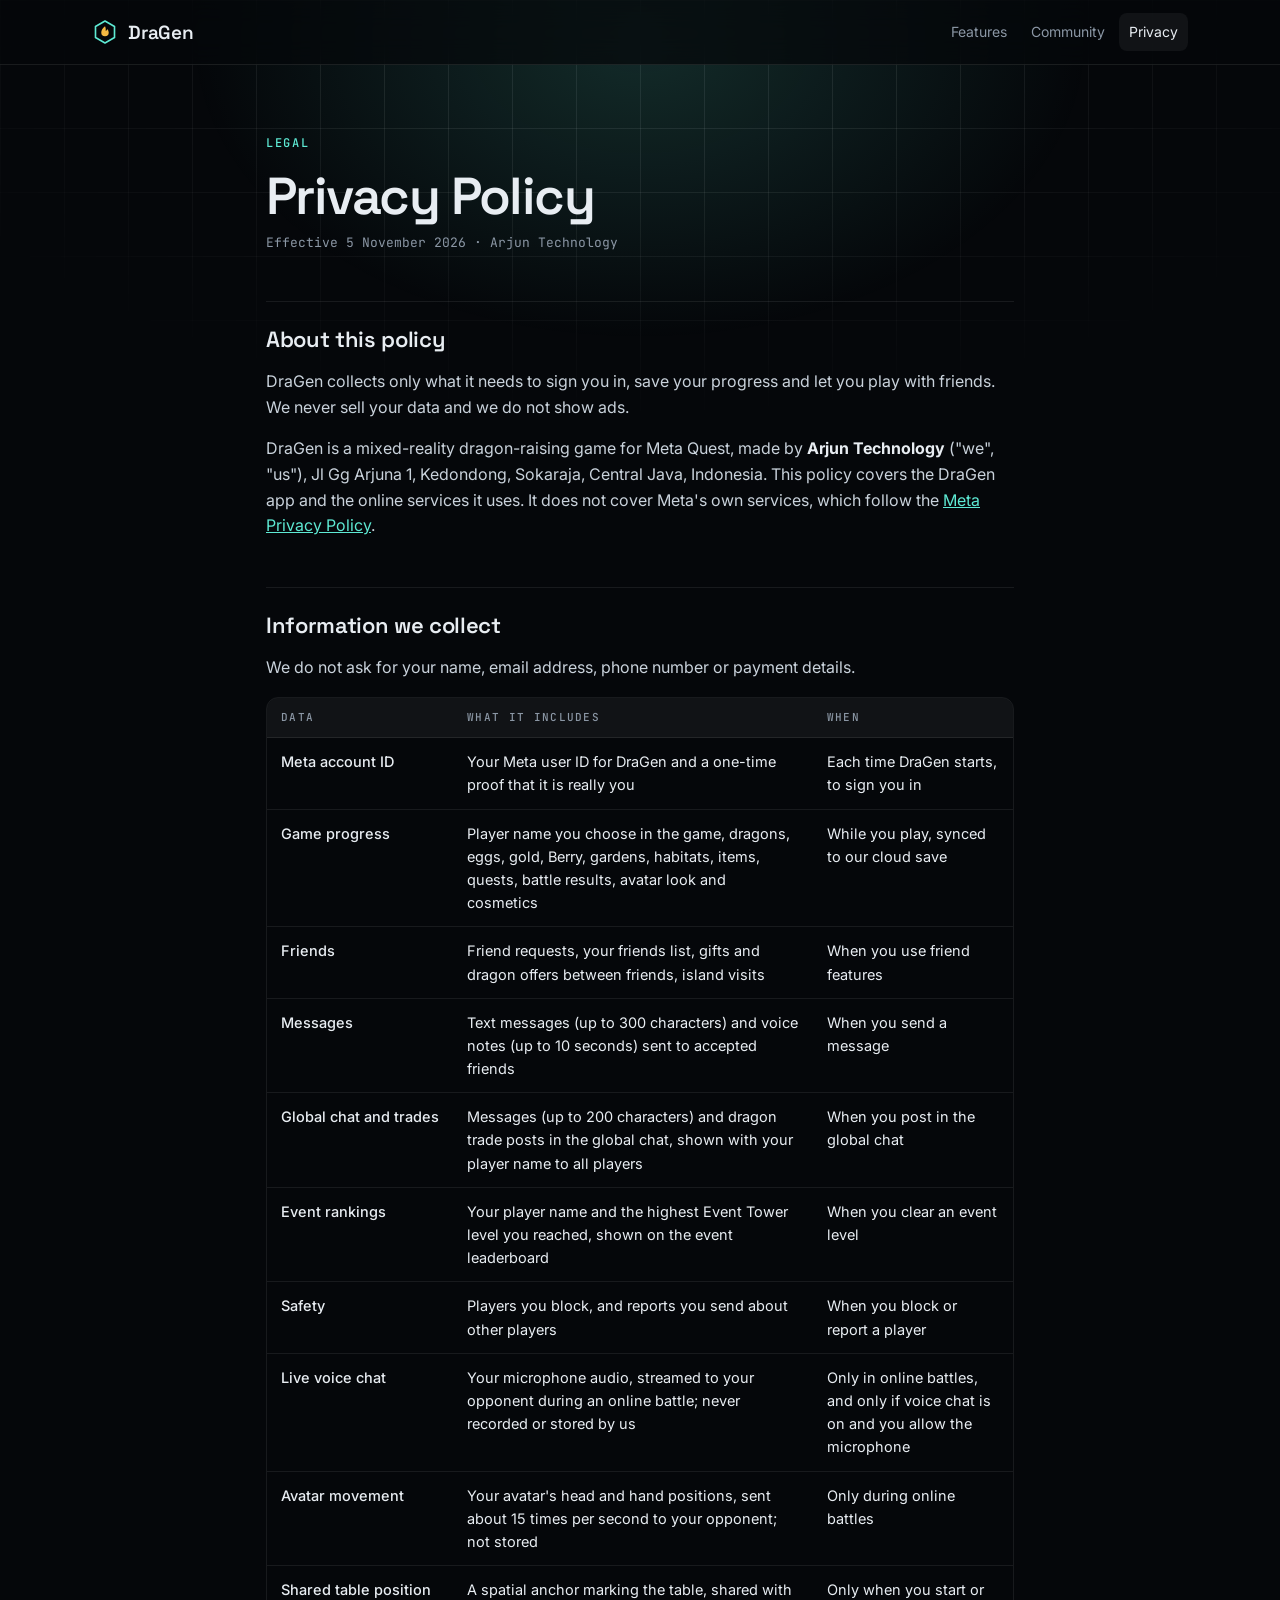
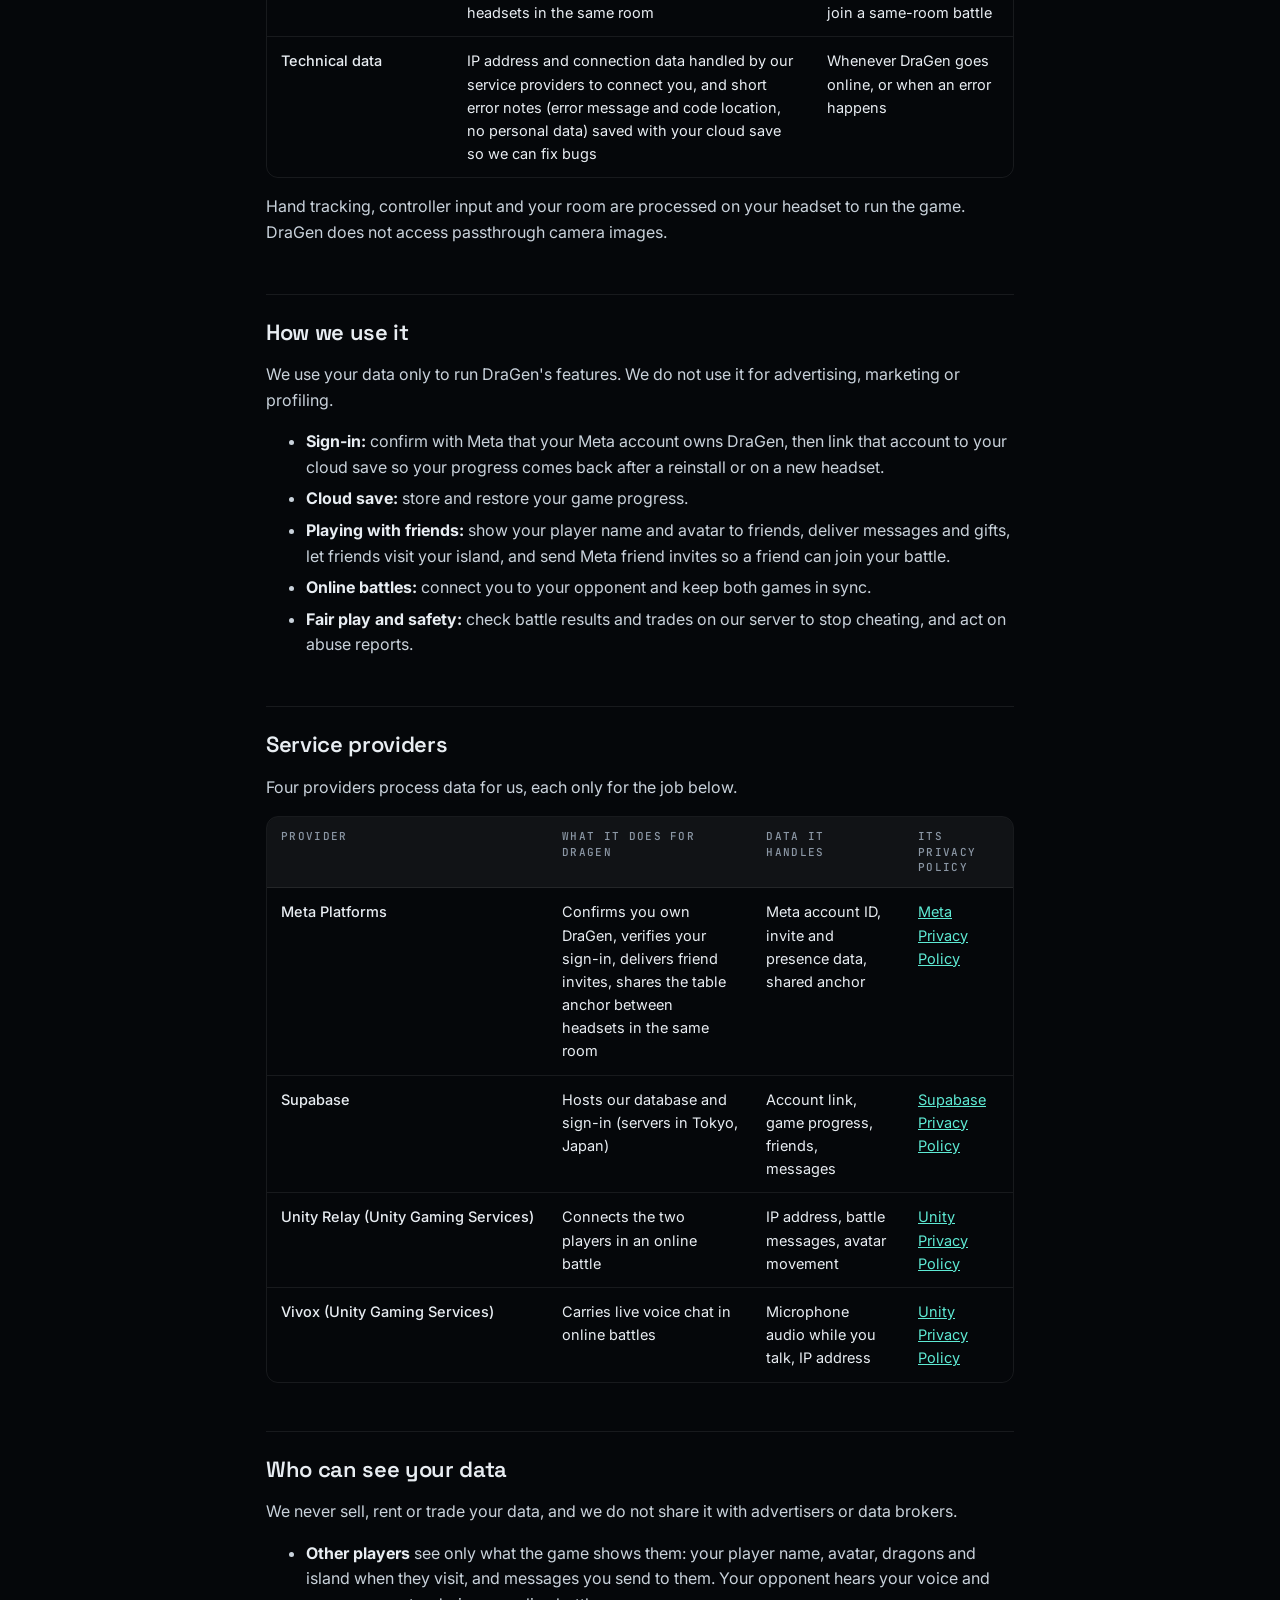
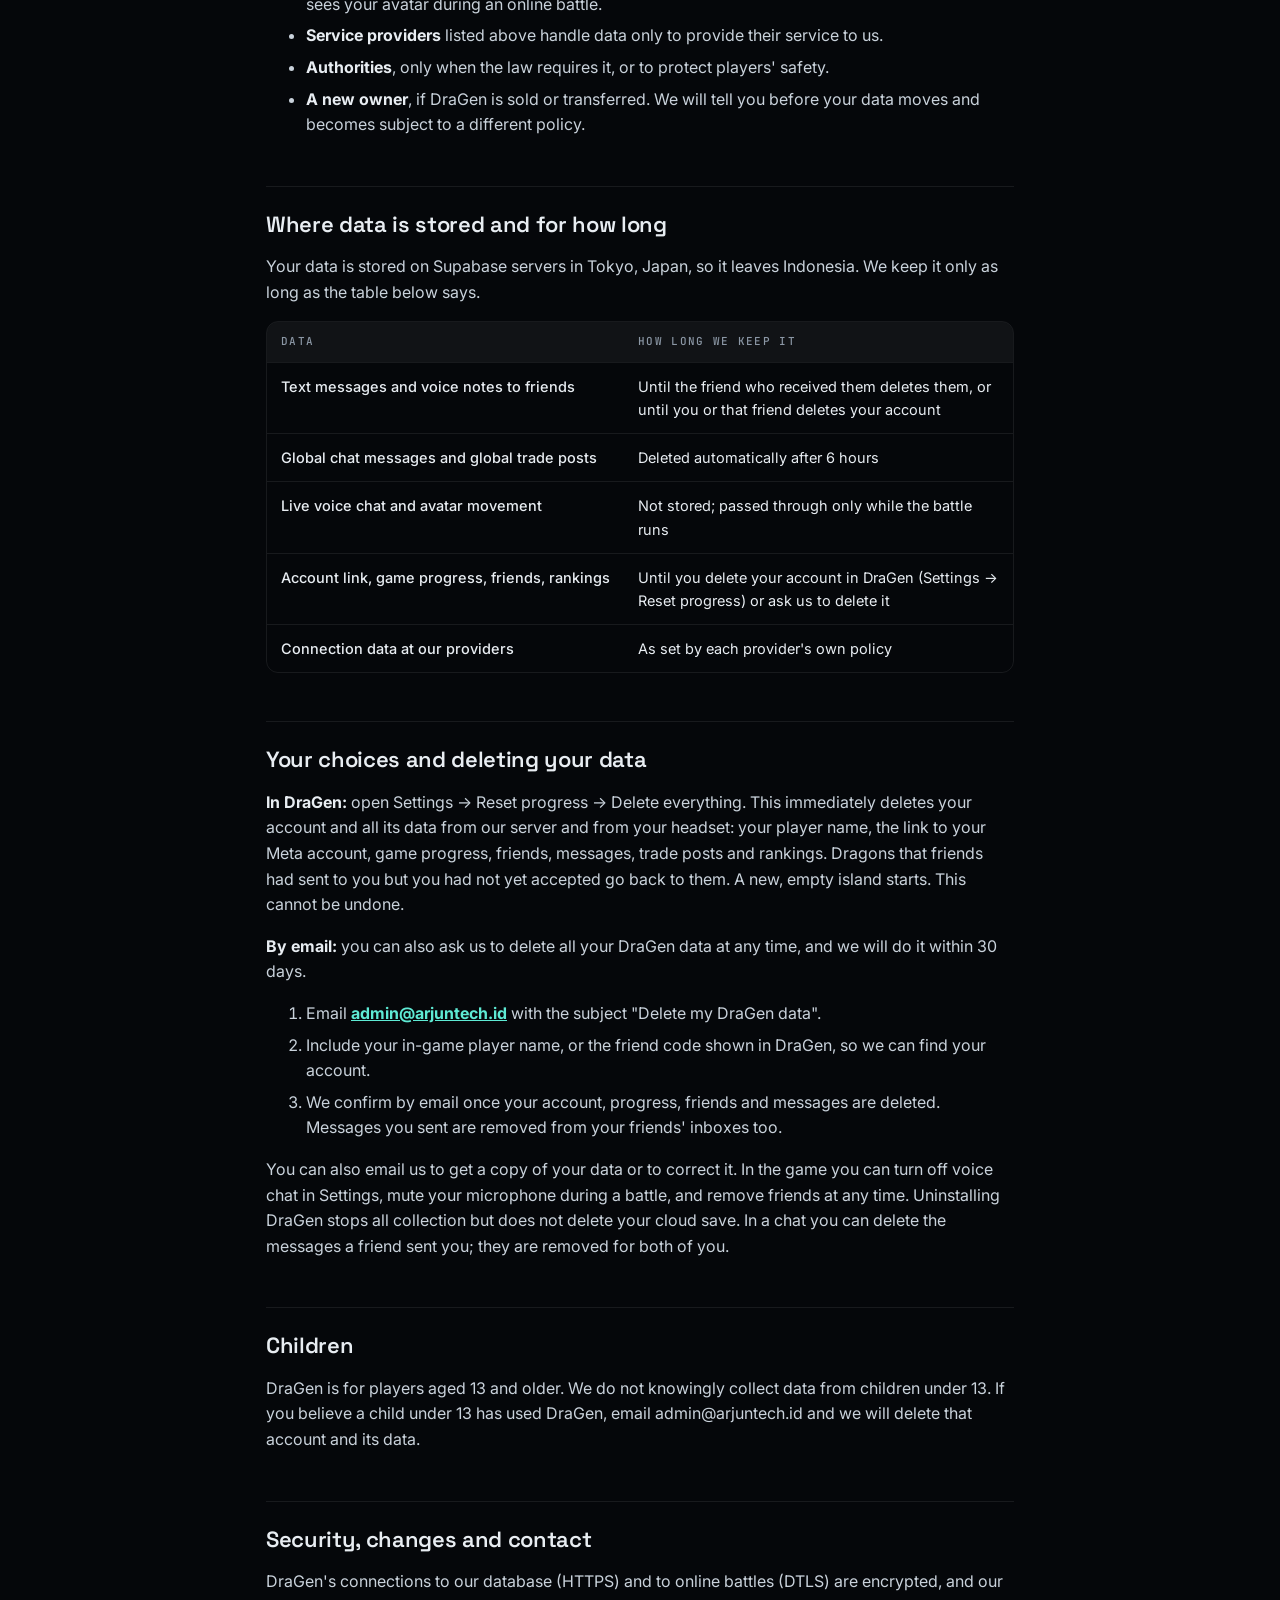
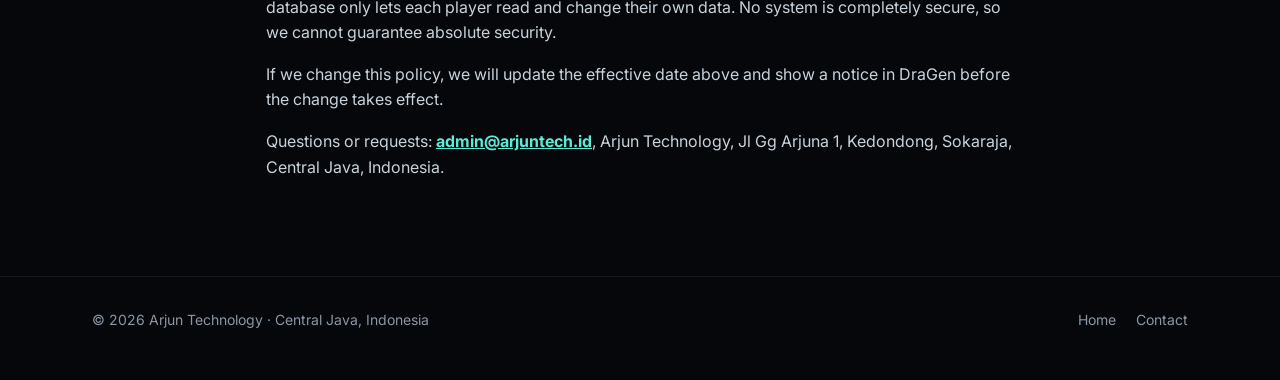
<file: privacy/index.html>
<!doctype html>
<html lang="en">
<head>
<meta charset="utf-8">
<meta name="viewport" content="width=device-width, initial-scale=1">
<title>Privacy Policy — DraGen</title>
<meta name="description" content="How DraGen, a mixed-reality dragon game for Meta Quest by Arjun Technology, collects, uses and protects player data.">
<meta name="theme-color" content="#05070a">
<link rel="icon" href="/assets/logo.svg" type="image/svg+xml">
<link rel="preconnect" href="https://fonts.googleapis.com">
<link rel="preconnect" href="https://fonts.gstatic.com" crossorigin>
<link rel="stylesheet" href="https://fonts.googleapis.com/css2?family=Inter:wght@400;500;600&family=JetBrains+Mono:wght@400;500&family=Space+Grotesk:wght@500;600&display=swap">
<link rel="stylesheet" href="/assets/site.css?v=20261105">
</head>
<body>
<div class="backdrop" aria-hidden="true"></div>

<header class="site-head">
  <div class="wrap">
    <a class="brand" href="/"><img src="/assets/logo.svg" alt="" width="26" height="26">DraGen</a>
    <nav class="nav" aria-label="Main">
      <a class="hide-sm" href="/#features">Features</a>
      <a href="/#community">Community</a>
      <a href="/privacy" aria-current="page">Privacy</a>
    </nav>
  </div>
</header>

<main class="doc">
<span class="eyebrow">Legal</span>
<h1>Privacy Policy</h1>
<p class="meta">Effective 5 November 2026 · Arjun Technology</p>

<h2>About this policy</h2>
<p>DraGen collects only what it needs to sign you in, save your progress and let you play with friends. We never sell your data and we do not show ads.</p>
<p>DraGen is a mixed-reality dragon-raising game for Meta Quest, made by <strong>Arjun Technology</strong> ("we", "us"), Jl Gg Arjuna 1, Kedondong, Sokaraja, Central Java, Indonesia. This policy covers the DraGen app and the online services it uses. It does not cover Meta's own services, which follow the <a href="https://www.meta.com/legal/privacy-policy/">Meta Privacy Policy</a>.</p>

<h2>Information we collect</h2>
<p>We do not ask for your name, email address, phone number or payment details.</p>
<div class="table-wrap"><table>
<thead><tr><th>Data</th><th>What it includes</th><th>When</th></tr></thead>
<tbody>
<tr><td>Meta account ID</td><td>Your Meta user ID for DraGen and a one-time proof that it is really you</td><td>Each time DraGen starts, to sign you in</td></tr>
<tr><td>Game progress</td><td>Player name you choose in the game, dragons, eggs, gold, Berry, gardens, habitats, items, quests, battle results, avatar look and cosmetics</td><td>While you play, synced to our cloud save</td></tr>
<tr><td>Friends</td><td>Friend requests, your friends list, gifts and dragon offers between friends, island visits</td><td>When you use friend features</td></tr>
<tr><td>Messages</td><td>Text messages (up to 300 characters) and voice notes (up to 10 seconds) sent to accepted friends</td><td>When you send a message</td></tr>
<tr><td>Global chat and trades</td><td>Messages (up to 200 characters) and dragon trade posts in the global chat, shown with your player name to all players</td><td>When you post in the global chat</td></tr>
<tr><td>Event rankings</td><td>Your player name and the highest Event Tower level you reached, shown on the event leaderboard</td><td>When you clear an event level</td></tr>
<tr><td>Safety</td><td>Players you block, and reports you send about other players</td><td>When you block or report a player</td></tr>
<tr><td>Live voice chat</td><td>Your microphone audio, streamed to your opponent during an online battle; never recorded or stored by us</td><td>Only in online battles, and only if voice chat is on and you allow the microphone</td></tr>
<tr><td>Avatar movement</td><td>Your avatar's head and hand positions, sent about 15 times per second to your opponent; not stored</td><td>Only during online battles</td></tr>
<tr><td>Shared table position</td><td>A spatial anchor marking the table, shared with headsets in the same room</td><td>Only when you start or join a same-room battle</td></tr>
<tr><td>Technical data</td><td>IP address and connection data handled by our service providers to connect you, and short error notes (error message and code location, no personal data) saved with your cloud save so we can fix bugs</td><td>Whenever DraGen goes online, or when an error happens</td></tr>
</tbody>
</table></div>
<p>Hand tracking, controller input and your room are processed on your headset to run the game. DraGen does not access passthrough camera images.</p>

<h2>How we use it</h2>
<p>We use your data only to run DraGen's features. We do not use it for advertising, marketing or profiling.</p>
<ul>
<li><strong>Sign-in:</strong> confirm with Meta that your Meta account owns DraGen, then link that account to your cloud save so your progress comes back after a reinstall or on a new headset.</li>
<li><strong>Cloud save:</strong> store and restore your game progress.</li>
<li><strong>Playing with friends:</strong> show your player name and avatar to friends, deliver messages and gifts, let friends visit your island, and send Meta friend invites so a friend can join your battle.</li>
<li><strong>Online battles:</strong> connect you to your opponent and keep both games in sync.</li>
<li><strong>Fair play and safety:</strong> check battle results and trades on our server to stop cheating, and act on abuse reports.</li>
</ul>

<h2>Service providers</h2>
<p>Four providers process data for us, each only for the job below.</p>
<div class="table-wrap"><table>
<thead><tr><th>Provider</th><th>What it does for DraGen</th><th>Data it handles</th><th>Its privacy policy</th></tr></thead>
<tbody>
<tr><td>Meta Platforms</td><td>Confirms you own DraGen, verifies your sign-in, delivers friend invites, shares the table anchor between headsets in the same room</td><td>Meta account ID, invite and presence data, shared anchor</td><td><a href="https://www.meta.com/legal/privacy-policy/">Meta Privacy Policy</a></td></tr>
<tr><td>Supabase</td><td>Hosts our database and sign-in (servers in Tokyo, Japan)</td><td>Account link, game progress, friends, messages</td><td><a href="https://supabase.com/privacy">Supabase Privacy Policy</a></td></tr>
<tr><td>Unity Relay (Unity Gaming Services)</td><td>Connects the two players in an online battle</td><td>IP address, battle messages, avatar movement</td><td><a href="https://unity.com/legal/privacy-policy">Unity Privacy Policy</a></td></tr>
<tr><td>Vivox (Unity Gaming Services)</td><td>Carries live voice chat in online battles</td><td>Microphone audio while you talk, IP address</td><td><a href="https://unity.com/legal/privacy-policy">Unity Privacy Policy</a></td></tr>
</tbody>
</table></div>

<h2>Who can see your data</h2>
<p>We never sell, rent or trade your data, and we do not share it with advertisers or data brokers.</p>
<ul>
<li><strong>Other players</strong> see only what the game shows them: your player name, avatar, dragons and island when they visit, and messages you send to them. Your opponent hears your voice and sees your avatar during an online battle.</li>
<li><strong>Service providers</strong> listed above handle data only to provide their service to us.</li>
<li><strong>Authorities</strong>, only when the law requires it, or to protect players' safety.</li>
<li><strong>A new owner</strong>, if DraGen is sold or transferred. We will tell you before your data moves and becomes subject to a different policy.</li>
</ul>

<h2>Where data is stored and for how long</h2>
<p>Your data is stored on Supabase servers in Tokyo, Japan, so it leaves Indonesia. We keep it only as long as the table below says.</p>
<div class="table-wrap"><table>
<thead><tr><th>Data</th><th>How long we keep it</th></tr></thead>
<tbody>
<tr><td>Text messages and voice notes to friends</td><td>Until the friend who received them deletes them, or until you or that friend deletes your account</td></tr>
<tr><td>Global chat messages and global trade posts</td><td>Deleted automatically after 6 hours</td></tr>
<tr><td>Live voice chat and avatar movement</td><td>Not stored; passed through only while the battle runs</td></tr>
<tr><td>Account link, game progress, friends, rankings</td><td>Until you delete your account in DraGen (Settings → Reset progress) or ask us to delete it</td></tr>
<tr><td>Connection data at our providers</td><td>As set by each provider's own policy</td></tr>
</tbody>
</table></div>

<h2>Your choices and deleting your data</h2>
<p><strong>In DraGen:</strong> open Settings → Reset progress → Delete everything. This immediately deletes your account and all its data from our server and from your headset: your player name, the link to your Meta account, game progress, friends, messages, trade posts and rankings. Dragons that friends had sent to you but you had not yet accepted go back to them. A new, empty island starts. This cannot be undone.</p>
<p><strong>By email:</strong> you can also ask us to delete all your DraGen data at any time, and we will do it within 30 days.</p>
<ol>
<li>Email <strong><a href="mailto:admin@arjuntech.id?subject=Delete%20my%20DraGen%20data">admin@arjuntech.id</a></strong> with the subject "Delete my DraGen data".</li>
<li>Include your in-game player name, or the friend code shown in DraGen, so we can find your account.</li>
<li>We confirm by email once your account, progress, friends and messages are deleted. Messages you sent are removed from your friends' inboxes too.</li>
</ol>
<p>You can also email us to get a copy of your data or to correct it. In the game you can turn off voice chat in Settings, mute your microphone during a battle, and remove friends at any time. Uninstalling DraGen stops all collection but does not delete your cloud save. In a chat you can delete the messages a friend sent you; they are removed for both of you.</p>

<h2>Children</h2>
<p>DraGen is for players aged 13 and older. We do not knowingly collect data from children under 13. If you believe a child under 13 has used DraGen, email admin@arjuntech.id and we will delete that account and its data.</p>

<h2>Security, changes and contact</h2>
<p>DraGen's connections to our database (HTTPS) and to online battles (DTLS) are encrypted, and our database only lets each player read and change their own data. No system is completely secure, so we cannot guarantee absolute security.</p>
<p>If we change this policy, we will update the effective date above and show a notice in DraGen before the change takes effect.</p>
<p>Questions or requests: <strong><a href="mailto:admin@arjuntech.id">admin@arjuntech.id</a></strong>, Arjun Technology, Jl Gg Arjuna 1, Kedondong, Sokaraja, Central Java, Indonesia.</p>
</main>

<footer class="site-foot">
  <div class="wrap">
    <span>© 2026 Arjun Technology · Central Java, Indonesia</span>
    <nav aria-label="Footer">
      <a href="/">Home</a>
      <a href="mailto:admin@arjuntech.id">Contact</a>
    </nav>
  </div>
</footer>
</body>
</html>
</file>
<file: assets/site.css>
/* DraGen — gelap, grid halus, aksen teal; satu berkas untuk semua halaman */
:root {
  --bg: #05070a;
  --bg-2: #0a0e14;
  --panel: rgba(255, 255, 255, 0.03);
  --panel-2: rgba(255, 255, 255, 0.05);
  --line: rgba(255, 255, 255, 0.08);
  --line-2: rgba(255, 255, 255, 0.16);
  --text: #e8edf2;
  --muted: #8b97a5;
  --accent: #5eead4;
  --accent-ink: #04201b;
  --gold: #f5b942;
  --radius: 14px;
  --wrap: 1160px;
  --font: "Inter", system-ui, -apple-system, "Segoe UI", Roboto, sans-serif;
  --display: "Space Grotesk", "Inter", system-ui, sans-serif;
  --mono: "JetBrains Mono", ui-monospace, "Cascadia Mono", Consolas, monospace;
  color-scheme: dark;
}

* { box-sizing: border-box; }
html { scroll-behavior: smooth; scroll-padding-top: 80px; }
@media (prefers-reduced-motion: reduce) { html { scroll-behavior: auto; } }
body {
  margin: 0; background: var(--bg); color: var(--text);
  font: 16px/1.6 var(--font); -webkit-font-smoothing: antialiased;
  overflow-x: hidden;
}
img { max-width: 100%; display: block; }
a { color: inherit; }

/* latar: grid tipis yang memudar ke bawah + cahaya teal di atas */
.backdrop { position: fixed; inset: 0; z-index: -1; pointer-events: none; }
.backdrop::before {
  content: ""; position: absolute; inset: 0;
  background-image:
    linear-gradient(var(--line) 1px, transparent 1px),
    linear-gradient(90deg, var(--line) 1px, transparent 1px);
  background-size: 64px 64px;
  mask-image: radial-gradient(ellipse 80% 60% at 50% 0%, #000 30%, transparent 80%);
  -webkit-mask-image: radial-gradient(ellipse 80% 60% at 50% 0%, #000 30%, transparent 80%);
}
.backdrop::after {
  content: ""; position: absolute; left: 50%; top: -260px; width: 900px; height: 600px;
  transform: translateX(-50%);
  background: radial-gradient(closest-side, rgba(94, 234, 212, 0.16), transparent);
}

.wrap { max-width: var(--wrap); margin: 0 auto; padding: 0 16px; }
@media (min-width: 720px) { .wrap { padding: 0 32px; } }

/* header */
.site-head {
  position: sticky; top: 0; z-index: 10;
  background: rgba(5, 7, 10, 0.72); backdrop-filter: blur(14px); -webkit-backdrop-filter: blur(14px);
  border-bottom: 1px solid var(--line);
}
.site-head .wrap { display: flex; align-items: center; gap: 16px; height: 64px; }
.brand { display: flex; align-items: center; gap: 10px; text-decoration: none; font: 600 19px/1 var(--display); letter-spacing: -0.01em; }
.brand svg { width: 26px; height: 26px; flex: none; }
.nav { display: flex; gap: 4px; margin-left: auto; }
.nav a { text-decoration: none; color: var(--muted); font-size: 14px; padding: 8px 10px; border-radius: 8px; }
.nav a:hover, .nav a[aria-current="page"] { color: var(--text); background: var(--panel-2); }
@media (max-width: 640px) { .nav a.hide-sm { display: none; } }

/* teks kecil berhuruf mono */
.eyebrow { font: 500 12px/1.4 var(--mono); letter-spacing: 0.14em; text-transform: uppercase; color: var(--accent); }
.mono { font-family: var(--mono); }

/* tombol */
.btn {
  display: inline-flex; align-items: center; gap: 10px; min-height: 44px; padding: 0 18px;
  border-radius: 10px; border: 1px solid var(--line-2); background: var(--panel-2);
  color: var(--text); text-decoration: none; font: 500 15px/1 var(--font);
}
.btn:hover { border-color: var(--accent); }
.btn-primary { background: var(--accent); color: var(--accent-ink); border-color: var(--accent); font-weight: 600; }
.btn-primary:hover { background: #7ff0dc; }
.btn[aria-disabled="true"] { cursor: default; }
.dot { width: 8px; height: 8px; border-radius: 50%; background: var(--gold); box-shadow: 0 0 0 4px rgba(245, 185, 66, 0.16); }
:focus-visible { outline: 2px solid var(--accent); outline-offset: 3px; }

/* hero */
.hero { padding-block: 72px 40px; display: grid; gap: 48px; align-items: center; }
@media (min-width: 960px) { .hero { grid-template-columns: 1fr 1.15fr; padding-block: 96px 56px; } }
.hero h1 { font: 600 clamp(40px, 6.4vw, 72px)/1.02 var(--display); letter-spacing: -0.035em; margin: 18px 0 18px; text-wrap: balance; }
.hero h1 em { font-style: normal; color: var(--accent); }
.hero p.lede { font-size: 18px; color: var(--muted); max-width: 52ch; margin: 0 0 28px; }
.cta { display: flex; flex-wrap: wrap; gap: 12px; }

/* bingkai gambar ala HUD: sudut tipis + cahaya */
.frame { position: relative; border-radius: var(--radius); background: #000; border: 1px solid var(--line); box-shadow: 0 30px 120px -30px rgba(94, 234, 212, 0.35); }
.frame img { border-radius: var(--radius); width: 100%; height: auto; }
.frame::before, .frame::after { content: ""; position: absolute; width: 22px; height: 22px; border: 2px solid var(--accent); }
.frame::before { top: -8px; left: -8px; border-right: 0; border-bottom: 0; border-top-left-radius: 6px; }
.frame::after { bottom: -8px; right: -8px; border-left: 0; border-top: 0; border-bottom-right-radius: 6px; }
.caption { display: flex; justify-content: space-between; gap: 12px; margin-top: 12px; font: 400 12px/1.4 var(--mono); color: var(--muted); }

/* hero 3D (assets/hero/hero.js): pulau, naga, burung & awan dari game, selebar layar di belakang teks. Gambar statis di
   bingkai tetap jadi cadangan sampai kanvas siap (atau bila WebGL tidak ada) */
.hero-wrap { position: relative; }
.hero-stage { position: absolute; inset: 0; z-index: 0; opacity: 0; transition: opacity .9s ease; touch-action: pan-y; cursor: grab; overflow: hidden;
  --hero3d: 1; /* hero.js baru aktif bila penanda ini ada (CSS lama dari cache = tetap gambar statis) */ }
.hero-stage:active { cursor: grabbing; }
.hero-stage canvas { display: block; width: 100%; height: 100%; }
.hero-stage .hero-note { position: absolute; right: 24px; bottom: 16px; font: 400 12px/1.4 var(--mono); color: var(--muted); pointer-events: none; }
.hero-wrap > .hero { position: relative; z-index: 1; }
.has-3d .hero-stage { opacity: 1; }
.has-3d .hero > figure { visibility: hidden; pointer-events: none; }
@media (min-width: 960px) {
  /* teks tetap terbaca saat naga terbang di belakangnya */
  .hero-stage::before { content: ""; position: absolute; inset: 0; z-index: 1; pointer-events: none;
    background: linear-gradient(90deg, var(--bg) 0%, rgba(5, 7, 10, .9) 30%, rgba(5, 7, 10, .55) 42%, rgba(5, 7, 10, 0) 56%); }
  .hero-wrap > .hero { pointer-events: none; }
  .hero-wrap > .hero > div { pointer-events: auto; }
}
@media (max-width: 959px) {
  /* layar sempit: panggung 3D di atas teks */
  .has-3d .hero-stage { position: relative; height: min(78vw, 460px); }
  .has-3d .hero > figure { display: none; }
  .has-3d .hero { padding-top: 8px; }
  .hero-stage .hero-note { right: 16px; bottom: 10px; }
}

/* Event (assets/event/event.js): event yang sedang berjalan, hadiah, toko, peringkat 1–100 */
.event-grid { display: grid; gap: 16px; grid-template-columns: 1fr; }
@media (min-width: 960px) { .event-grid { grid-template-columns: 1.15fr 1fr 1fr; } }
.ev-live { display: inline-flex; align-items: center; gap: 8px; margin-bottom: 14px; font: 500 11px/1.4 var(--mono); letter-spacing: 0.14em; text-transform: uppercase; color: var(--accent); }
.ev-live::before { content: ""; width: 8px; height: 8px; border-radius: 50%; background: var(--accent); box-shadow: 0 0 0 4px rgba(94, 234, 212, 0.15); }
.ev-now h3 { font-size: 26px; }
.card p.ev-dates { color: var(--text); }
.ev-facts { display: grid; gap: 0; margin: 18px 0 14px; }
.ev-facts div { display: flex; justify-content: space-between; gap: 16px; padding: 10px 0; border-top: 1px solid var(--line); }
.ev-facts dt { font: 500 11px/1.8 var(--mono); letter-spacing: 0.12em; text-transform: uppercase; color: var(--muted); }
.ev-facts dd { margin: 0; text-align: right; font-weight: 500; }
.card p.ev-next { font-size: 14px; }
.ev-table { width: 100%; border-collapse: collapse; margin-top: 14px; font-size: 14px; }
.ev-table td { padding: 9px 0; border-top: 1px solid var(--line); vertical-align: top; }
.ev-table td:last-child { padding-left: 12px; text-align: right; white-space: nowrap; color: var(--gold); font: 500 13px/1.5 var(--mono); }
.ev-table small { display: block; margin-top: 2px; color: var(--muted); font-size: 12.5px; }
.board { margin-top: 16px; padding: 24px; border: 1px solid var(--line); border-radius: var(--radius); background: var(--panel); }
.board-head { display: flex; flex-wrap: wrap; justify-content: space-between; align-items: baseline; gap: 8px 16px; margin-bottom: 10px; }
.board-head h3 { margin: 0; font: 600 19px/1.25 var(--display); }
.board-meta { font: 400 12px/1.4 var(--mono); color: var(--muted); }
.board-list { list-style: none; margin: 0; padding: 0; display: grid; grid-template-columns: 1fr; column-gap: 40px; }
@media (min-width: 800px) { .board-list { grid-template-columns: 1fr 1fr; grid-auto-flow: column; grid-template-rows: repeat(var(--rows, 5), auto); } }
.board-list li { display: grid; grid-template-columns: 44px minmax(0, 1fr) auto; align-items: center; gap: 10px; padding: 10px 0; border-top: 1px solid var(--line); }
.board-list .rk { font: 500 13px/1 var(--mono); color: var(--muted); }
.board-list .podium .rk { color: var(--gold); }
.board-list .podium .nm { font-weight: 600; }
.board-list .nm { overflow: hidden; text-overflow: ellipsis; white-space: nowrap; }
.board-list .lv { font: 500 13px/1 var(--mono); color: var(--accent); }
.board-list .board-empty { display: block; color: var(--muted); }
.board-more { margin-top: 16px; }
.board-more[hidden] { display: none; }
.board-note { margin: 16px 0 0; color: var(--muted); font-size: 13px; }

/* strip spesifikasi */
.specs { display: grid; grid-template-columns: repeat(2, minmax(0, 1fr)); border: 1px solid var(--line); border-radius: var(--radius); background: var(--panel); margin-bottom: 24px; }
@media (min-width: 800px) { .specs { grid-template-columns: repeat(4, minmax(0, 1fr)); } }
.spec { padding: 18px 20px; border-right: 1px solid var(--line); border-bottom: 1px solid var(--line); min-width: 0; }
.spec dt { font: 500 11px/1.4 var(--mono); letter-spacing: 0.14em; text-transform: uppercase; color: var(--muted); margin-bottom: 6px; }
.spec dd { margin: 0; font: 500 16px/1.35 var(--display); }

/* bagian */
.section { padding-block: 88px 24px; }
.section-head { display: grid; gap: 12px; margin-bottom: 36px; max-width: 680px; }
.section-head h2 { font: 600 clamp(30px, 4vw, 44px)/1.08 var(--display); letter-spacing: -0.03em; margin: 0; text-wrap: balance; }
.section-head p { color: var(--muted); margin: 0; font-size: 17px; }

/* kartu fitur */
.cards { display: grid; gap: 16px; grid-template-columns: 1fr; }
@media (min-width: 700px) { .cards { grid-template-columns: repeat(2, minmax(0, 1fr)); } }
@media (min-width: 1020px) { .cards { grid-template-columns: repeat(3, minmax(0, 1fr)); } }
.card { padding: 24px; border: 1px solid var(--line); border-radius: var(--radius); background: linear-gradient(180deg, var(--panel-2), var(--panel)); min-width: 0; }
.card:hover { border-color: var(--line-2); }
.icon { width: 40px; height: 40px; display: grid; place-items: center; border-radius: 10px; border: 1px solid rgba(94, 234, 212, 0.3); background: rgba(94, 234, 212, 0.08); color: var(--accent); margin-bottom: 18px; }
.icon svg { width: 20px; height: 20px; fill: none; stroke: currentColor; stroke-width: 1.8; stroke-linecap: round; stroke-linejoin: round; }
.card h3 { font: 600 19px/1.25 var(--display); margin: 0 0 8px; letter-spacing: -0.01em; }
.card p { margin: 0; color: var(--muted); font-size: 15px; }
.tag { display: inline-block; margin-left: 8px; padding: 2px 8px; border-radius: 999px; border: 1px solid rgba(245, 185, 66, 0.4); color: var(--gold); font: 500 11px/1.6 var(--mono); vertical-align: middle; }

/* langkah */
.steps { display: grid; gap: 16px; counter-reset: step; }
@media (min-width: 860px) { .steps { grid-template-columns: repeat(3, minmax(0, 1fr)); } }
.step { padding: 24px; border-top: 1px solid var(--line-2); }
.step .num { font: 500 13px/1 var(--mono); color: var(--accent); }
.step h3 { font: 600 22px/1.2 var(--display); margin: 14px 0 8px; letter-spacing: -0.02em; }
.step p { margin: 0; color: var(--muted); }

/* galeri dunia */
.gallery { display: grid; gap: 20px; }
@media (min-width: 800px) { .gallery { grid-template-columns: repeat(2, minmax(0, 1fr)); } }
.gallery figure { margin: 0; }
.gallery .frame { box-shadow: none; }
.gallery figcaption { margin-top: 12px; display: grid; gap: 2px; }
.gallery figcaption strong { font: 600 17px/1.3 var(--display); }
.gallery figcaption span { color: var(--muted); font-size: 15px; }

/* komunitas */
.panel { border: 1px solid var(--line); border-radius: 20px; padding: 40px 24px; background: radial-gradient(120% 140% at 0% 0%, rgba(94, 234, 212, 0.12), transparent 50%), var(--bg-2); display: grid; gap: 24px; align-items: center; }
@media (min-width: 860px) { .panel { grid-template-columns: 1.4fr 1fr; padding: 48px; } .panel .cta { justify-content: flex-end; } }
.panel h2 { font: 600 clamp(28px, 3.6vw, 40px)/1.1 var(--display); letter-spacing: -0.03em; margin: 12px 0 10px; }
.panel p { color: var(--muted); margin: 0; }

/* footer */
.site-foot { margin-top: 96px; border-top: 1px solid var(--line); padding: 32px 0 48px; color: var(--muted); font-size: 14px; }
.site-foot .wrap { display: flex; flex-wrap: wrap; gap: 12px 24px; justify-content: space-between; }
.site-foot nav { display: flex; gap: 20px; flex-wrap: wrap; }
.site-foot a { text-decoration: none; }
.site-foot a:hover { color: var(--text); }

/* halaman teks panjang (privacy) */
.doc { max-width: 780px; margin: 0 auto; padding: 64px 16px 0; }
.doc h1 { font: 600 clamp(34px, 5vw, 52px)/1.05 var(--display); letter-spacing: -0.03em; margin: 14px 0 10px; }
.doc .meta { color: var(--muted); font: 400 13px/1.5 var(--mono); margin: 0 0 32px; }
.doc h2 { font: 600 22px/1.25 var(--display); letter-spacing: -0.015em; margin: 48px 0 12px; padding-top: 24px; border-top: 1px solid var(--line); }
.doc p, .doc li { color: #c9d2db; }
.doc strong { color: var(--text); }
.doc a { color: var(--accent); }
.doc li { margin: 6px 0; }
.table-wrap { overflow-x: auto; margin: 16px 0; border: 1px solid var(--line); border-radius: 12px; }
.doc table { border-collapse: collapse; width: 100%; font-size: 14.5px; }
.doc th, .doc td { padding: 12px 14px; text-align: left; vertical-align: top; border-bottom: 1px solid var(--line); }
.doc tr:last-child td { border-bottom: 0; }
.doc th { font: 500 11px/1.4 var(--mono); letter-spacing: 0.12em; text-transform: uppercase; color: var(--muted); background: var(--panel-2); }
.doc td:first-child { color: var(--text); font-weight: 500; white-space: nowrap; }
@media (max-width: 640px) { .doc td:first-child { white-space: normal; } }
</file>
